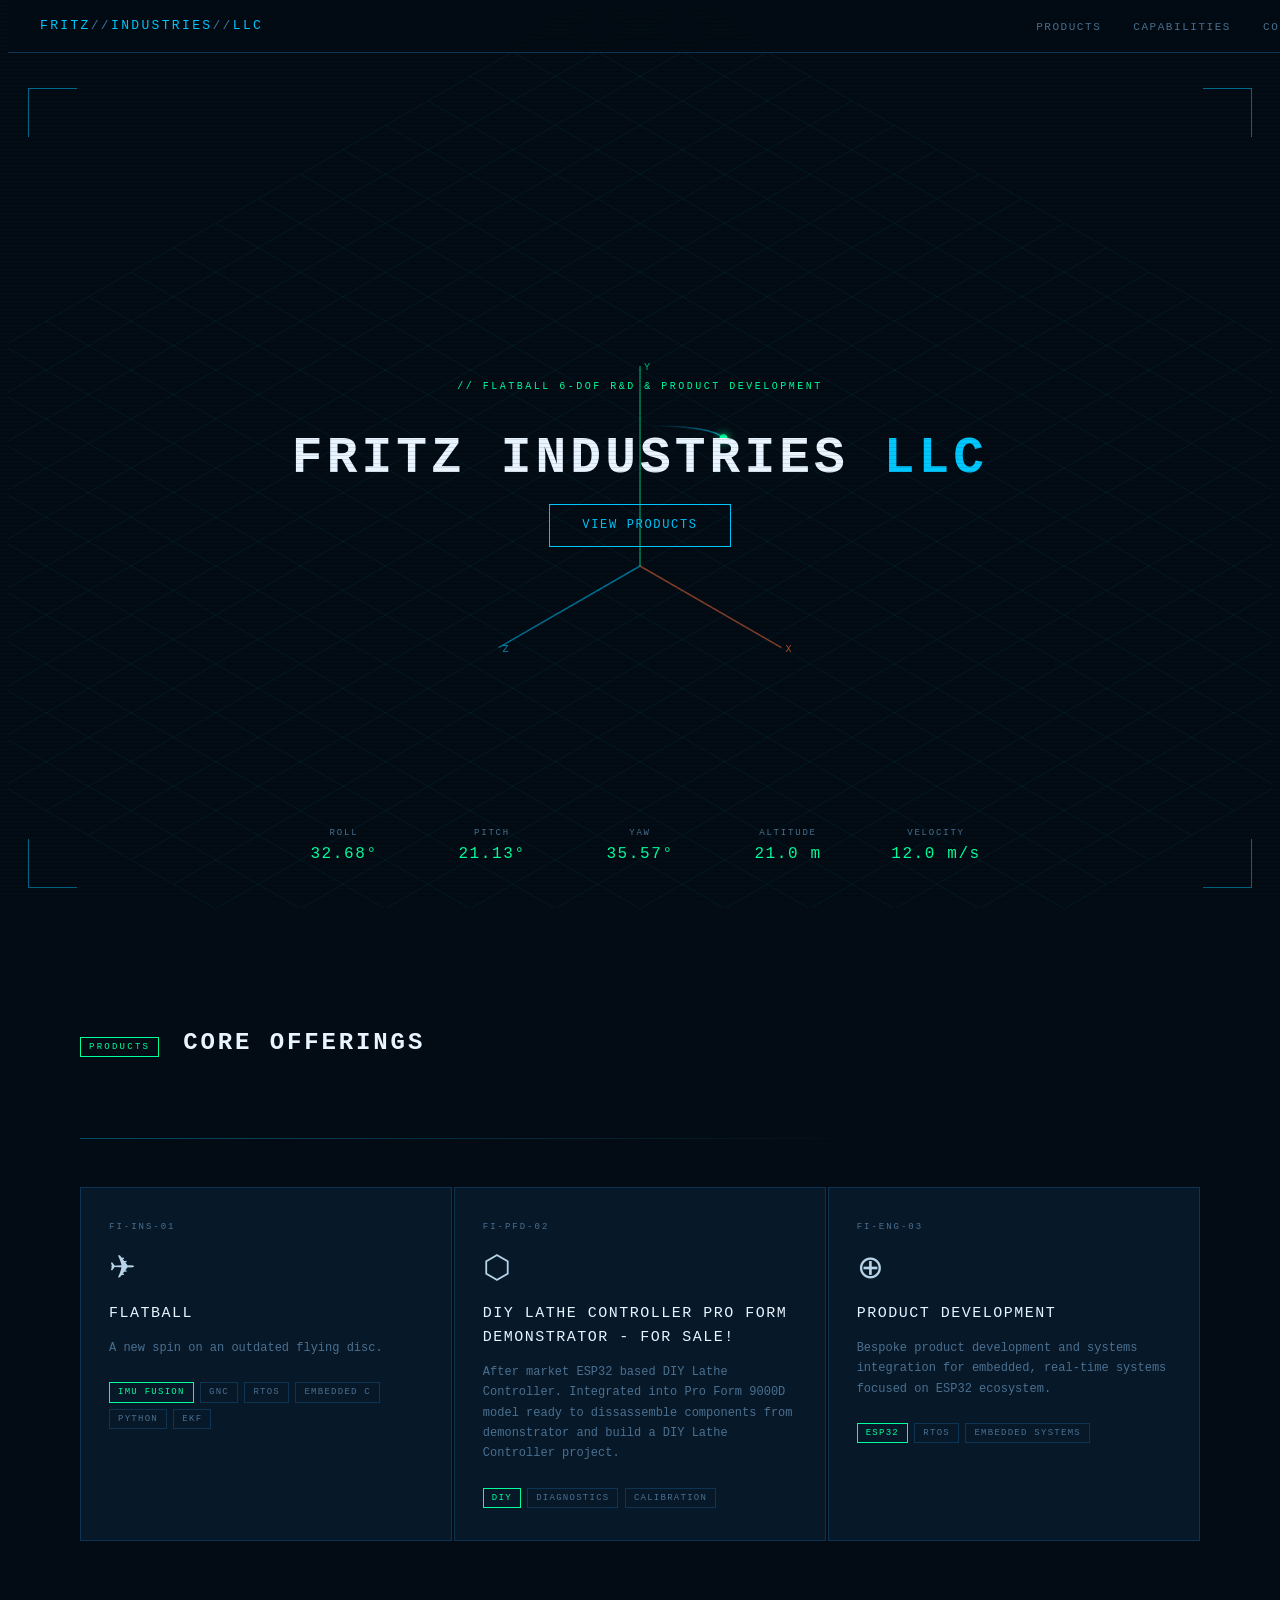
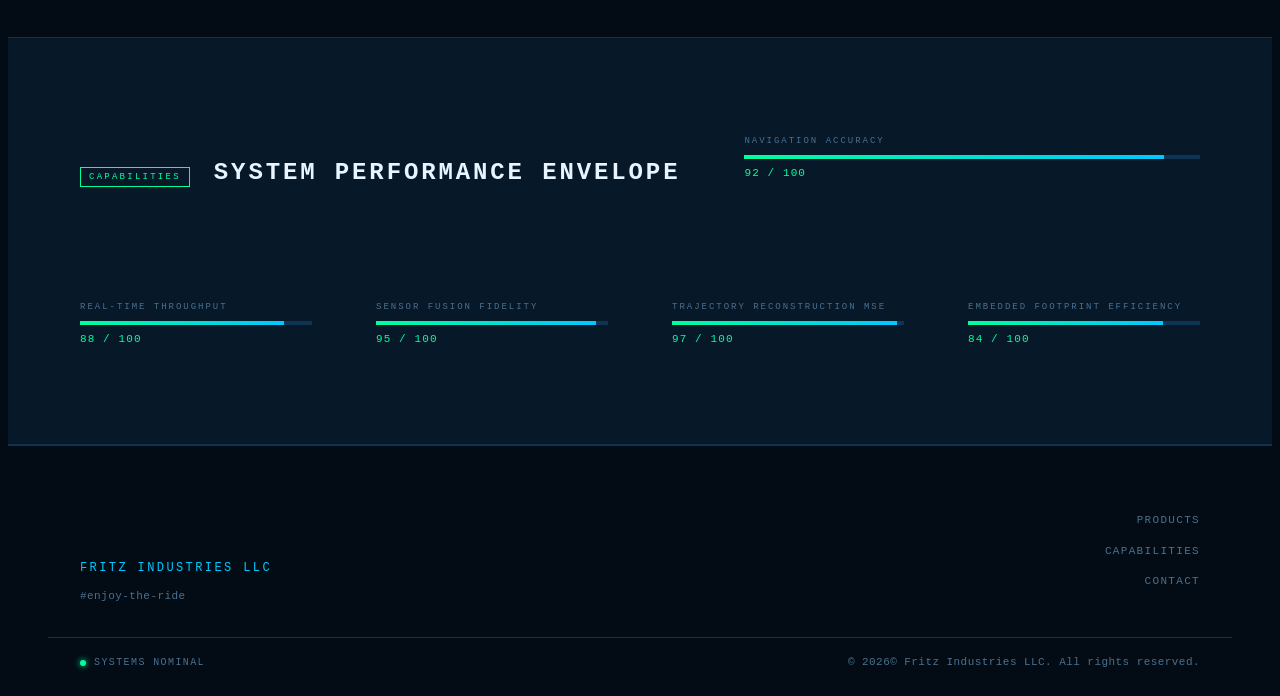
<file: index.html>
<!DOCTYPE html>
<html lang="en">
<head>
  <meta charset="UTF-8" />
  <meta name="viewport" content="width=device-width, initial-scale=1.0" />
  <title>Fritz Industries LLC</title>
  <link rel="stylesheet" href="/css/style.css" />
</head>
<body>

  <!-- ── Navigation ─────────────────────────────────────────────── -->
  <nav>
    <div class="nav-brand">Fritz<span>//</span>Industries<span>//</span>LLC</div>
    <ul class="nav-links">
      <li><a href="#products">Products</a></li>
      <li><a href="#capabilities">Capabilities</a></li>
      <li><a href="mailto:contact@fritzindustries.com">Contact</a></li>
    </ul>
  </nav>

  <!-- ── Hero ───────────────────────────────────────────────────── -->
  <div id="hero">
    <canvas id="flight-canvas"></canvas>

    <div class="bracket bracket-tl"></div>
    <div class="bracket bracket-tr"></div>
    <div class="bracket bracket-bl"></div>
    <div class="bracket bracket-br"></div>

    <div class="hero-content">
      <p class="hero-tag">// Flatball 6-DOF R&amp;D &amp; Product Development</p>
      <h1 class="hero-title">Fritz&nbsp;Industries&nbsp;<em>LLC</em></h1>
      <a href="#products" class="hero-cta">View Products</a>
    </div>

    <div class="hud-strip">
      <div class="hud-item">
        <div class="hud-label">Roll</div>
        <div class="hud-value" id="hud-roll">0.00°</div>
      </div>
      <div class="hud-item">
        <div class="hud-label">Pitch</div>
        <div class="hud-value" id="hud-pitch">0.00°</div>
      </div>
      <div class="hud-item">
        <div class="hud-label">Yaw</div>
        <div class="hud-value" id="hud-yaw">0.00°</div>
      </div>
      <div class="hud-item">
        <div class="hud-label">Altitude</div>
        <div class="hud-value" id="hud-alt">0 m</div>
      </div>
      <div class="hud-item">
        <div class="hud-label">Velocity</div>
        <div class="hud-value" id="hud-vel">0 m/s</div>
      </div>
    </div>
  </div>

  <!-- ── Products ───────────────────────────────────────────────── -->
  <div id="products">
    <section>
      <div class="section-header">
        <span class="section-tag">Products</span>
        <h2 class="section-title">Core Offerings</h2>
      </div>
      <div class="divider"></div>

      <div class="products-grid">

        <div class="product-card">
          <div class="product-id">FI-INS-01</div>
          <span class="product-icon">✈</span>
          <div class="product-name">
		  <a 
			href="https://fritz-industries-llc.github.io/products/flatball/index.html" 
			style="text-decoration: none; color: inherit;"
		  >
		  FLATBALL
		  </a>
		  </div>
          <p class="product-desc">
			A new spin on an outdated flying disc.
          </p>
          <div class="product-tags">
            <span class="tag tag-accent">IMU Fusion</span>
            <span class="tag">GNC</span>
            <span class="tag">RTOS</span>
            <span class="tag">Embedded C</span>
            <span class="tag">Python</span>
            <span class="tag">EKF</span>
          </div>
        </div>

        <div class="product-card">
          <div class="product-id">FI-PFD-02</div>
          <span class="product-icon">⬡</span>
          <div class="product-name">DIY Lathe Controller
		  <a 
			href="https://fritz-industries-llc.github.io/products/diy-lathe-controller/index.html" 
			style="text-decoration: none; color: inherit;"
		  >
		  Pro Form Demonstrator - for sale!
		  </a>
		  </div>
          <p class="product-desc">
			After market ESP32 based DIY Lathe Controller.
			Integrated into Pro Form 9000D model ready to dissassemble components from demonstrator and build a DIY Lathe Controller project.
          </p>
          <div class="product-tags">
            <span class="tag tag-accent">DIY</span>
            <span class="tag">Diagnostics</span>
            <span class="tag">Calibration</span>
          </div>
        </div>

        <div class="product-card">
          <div class="product-id">FI-ENG-03</div>
          <span class="product-icon">⊕</span>
          <div class="product-name">Product Development</div>
          <p class="product-desc">
            Bespoke product development and systems integration for embedded, real-time systems focused on ESP32 ecosystem.
          </p>
          <div class="product-tags">
            <span class="tag tag-accent">ESP32</span>
            <span class="tag">RTOS</span>
            <span class="tag">Embedded Systems</span>
          </div>
        </div>

      </div>
    </section>
  </div>

  <!-- ── Capabilities ────────────────────────────────────────────── -->
  <div id="capabilities">
    <section>
      <div class="section-header">
        <span class="section-tag">Capabilities</span>
        <h2 class="section-title">System Performance Envelope</h2>
      </div>

      <div class="capability">
        <div class="cap-label">Navigation Accuracy</div>
        <div class="cap-bar-wrap"><div class="cap-bar" data-width="92" style="width:0"></div></div>
        <div class="cap-value">92 / 100</div>
      </div>

      <div class="capability">
        <div class="cap-label">Real-Time Throughput</div>
        <div class="cap-bar-wrap"><div class="cap-bar" data-width="88" style="width:0"></div></div>
        <div class="cap-value">88 / 100</div>
      </div>

      <div class="capability">
        <div class="cap-label">Sensor Fusion Fidelity</div>
        <div class="cap-bar-wrap"><div class="cap-bar" data-width="95" style="width:0"></div></div>
        <div class="cap-value">95 / 100</div>
      </div>

      <div class="capability">
        <div class="cap-label">Trajectory Reconstruction MSE</div>
        <div class="cap-bar-wrap"><div class="cap-bar" data-width="97" style="width:0"></div></div>
        <div class="cap-value">97 / 100</div>
      </div>

      <div class="capability">
        <div class="cap-label">Embedded Footprint Efficiency</div>
        <div class="cap-bar-wrap"><div class="cap-bar" data-width="84" style="width:0"></div></div>
        <div class="cap-value">84 / 100</div>
      </div>
    </section>
  </div>

  <!-- ── Footer ─────────────────────────────────────────────────── -->
  <footer>
    <div class="footer-inner">
      <div>
        <div class="footer-brand">Fritz Industries LLC</div>
        <div class="footer-copy">
          #enjoy-the-ride
        </div>
      </div>
      <ul class="footer-links">
        <li><a href="#products">Products</a></li>
        <li><a href="#capabilities">Capabilities</a></li>
        <li><a href="mailto:contact@fritzindustries.com">Contact</a></li>
      </ul>
    </div>
    <div class="footer-bottom">
      <div class="footer-status">
        <span class="status-dot"></span>
        Systems nominal
      </div>
      <div class="footer-copy">
        &copy; <span id="yr"></span>© Fritz Industries LLC. All rights reserved.
      </div>
    </div>
  </footer>

  <!-- ── Scripts ─────────────────────────────────────────────────── -->
  <script>
    /* ── Year ─────────────────────────────────────────────────── */
    document.getElementById('yr').textContent = new Date().getFullYear();

    /* ── Capability bars (Intersection Observer) ──────────────── */
    const bars = document.querySelectorAll('.cap-bar');
    const barObserver = new IntersectionObserver((entries) => {
      entries.forEach(e => {
        if (e.isIntersecting) {
          const w = e.target.dataset.width;
          e.target.style.width = w + '%';
          barObserver.unobserve(e.target);
        }
      });
    }, { threshold: 0.2 });
    bars.forEach(b => barObserver.observe(b));

    /* ── 6-DOF Flight Path Canvas ─────────────────────────────── */
    (function () {
      const canvas = document.getElementById('flight-canvas');
      const ctx    = canvas.getContext('2d');

      // Simulation state
      const sim = {
        t: 0,
        roll: 0, pitch: 0, yaw: 0,
        x: 0, y: 0, z: 0,
        vx: 0, vy: 0, vz: 0,
      };

      // Stored path in screen-space
      const pathPts = [];
      const MAX_PTS = 600;

      function resize() {
        canvas.width  = canvas.offsetWidth;
        canvas.height = canvas.offsetHeight;
      }
      window.addEventListener('resize', resize);
      resize();

      // Project a 3-D point (x, y, z) — simple isometric-ish projection
      function project(x, y, z, cx, cy, scale) {
        const ix = cx + (x - z) * 0.707 * scale;
        const iy = cy + (x + z) * 0.408 * scale - y * scale;
        return [ix, iy];
      }

      // Draw a dim grid on the "floor" (y = 0 plane)
      function drawGrid(cx, cy, scale) {
        ctx.strokeStyle = 'rgba(0,200,255,0.07)';
        ctx.lineWidth = 1;
        const N = 12, S = 6;
        for (let i = -N; i <= N; i++) {
          const [ax, ay] = project(i * S, 0, -N * S, cx, cy, scale);
          const [bx, by] = project(i * S, 0,  N * S, cx, cy, scale);
          ctx.beginPath();
          ctx.moveTo(ax, ay);
          ctx.lineTo(bx, by);
          ctx.stroke();

          const [cx2, cy2] = project(-N * S, 0, i * S, cx, cy, scale);
          const [dx2, dy2] = project( N * S, 0, i * S, cx, cy, scale);
          ctx.beginPath();
          ctx.moveTo(cx2, cy2);
          ctx.lineTo(dx2, dy2);
          ctx.stroke();
        }
      }

      // Draw axes
      function drawAxes(cx, cy, scale) {
        const O = project(0, 0, 0, cx, cy, scale);
        const axes = [
          { end: project(20, 0, 0, cx, cy, scale), color: '#ff6b35', label: 'X' },
          { end: project(0, 20, 0, cx, cy, scale), color: '#00ff9d', label: 'Y' },
          { end: project(0, 0, 20, cx, cy, scale), color: '#00c8ff', label: 'Z' },
        ];
        axes.forEach(a => {
          ctx.strokeStyle = a.color;
          ctx.lineWidth = 1.5;
          ctx.globalAlpha = 0.5;
          ctx.beginPath();
          ctx.moveTo(O[0], O[1]);
          ctx.lineTo(a.end[0], a.end[1]);
          ctx.stroke();
          ctx.globalAlpha = 0.7;
          ctx.fillStyle = a.color;
          ctx.font = '10px Courier New';
          ctx.fillText(a.label, a.end[0] + 4, a.end[1] + 4);
        });
        ctx.globalAlpha = 1;
      }

      // Simulate 6-DOF motion (smooth Lissajous-inspired trajectory)
      function stepSim(dt) {
        sim.t += dt;
        const t = sim.t;

        // Angular rates (simple sinusoidal)
        sim.roll  += (Math.sin(t * 0.4) * 35 + Math.cos(t * 0.7) * 15) * dt;
        sim.pitch += (Math.sin(t * 0.3) * 25 + Math.cos(t * 0.5) * 10) * dt;
        sim.yaw   += (Math.cos(t * 0.25) * 20 + Math.sin(t * 0.6) * 12) * dt;

        // Body-frame velocity → world-frame (simplified)
        const cr = Math.cos(sim.roll  * Math.PI / 180);
        const sr = Math.sin(sim.roll  * Math.PI / 180);
        const cp = Math.cos(sim.pitch * Math.PI / 180);
        const sp = Math.sin(sim.pitch * Math.PI / 180);
        const cy = Math.cos(sim.yaw   * Math.PI / 180);
        const sy = Math.sin(sim.yaw   * Math.PI / 180);

        const spd = 12;
        sim.vx = spd * (cp * cy);
        sim.vy = spd * (sr * sp * cy - cr * sy);
        sim.vz = spd * (cr * sp * cy + sr * sy);

        sim.x += sim.vx * dt;
        sim.y += sim.vy * dt;
        sim.z += sim.vz * dt;

        // Altitude oscillation
        sim.y = Math.sin(t * 0.18) * 28 + Math.cos(t * 0.11) * 14;
      }

      let last = 0;
      function frame(ts) {
        const dt = Math.min((ts - last) / 1000, 0.05);
        last = ts;

        const W = canvas.width, H = canvas.height;
        ctx.clearRect(0, 0, W, H);

        const cx    = W * 0.5;
        const cy    = H * 0.62;
        const scale = Math.min(W, H) / 90;

        drawGrid(cx, cy, scale);
        drawAxes(cx, cy, scale);

        stepSim(dt);

        // Record projected point
        const [px, py] = project(sim.x % 60, sim.y, sim.z % 60, cx, cy, scale);
        pathPts.push([px, py]);
        if (pathPts.length > MAX_PTS) pathPts.shift();

        // Draw path
        if (pathPts.length > 2) {
          ctx.lineWidth = 1.5;
          for (let i = 1; i < pathPts.length; i++) {
            const alpha = (i / pathPts.length) * 0.85;
            ctx.strokeStyle = `rgba(0, 200, 255, ${alpha})`;
            ctx.beginPath();
            ctx.moveTo(pathPts[i - 1][0], pathPts[i - 1][1]);
            ctx.lineTo(pathPts[i][0],     pathPts[i][1]);
            ctx.stroke();
          }
          // Current position dot
          const last2 = pathPts[pathPts.length - 1];
          ctx.fillStyle = '#00ff9d';
          ctx.shadowColor = '#00ff9d';
          ctx.shadowBlur = 10;
          ctx.beginPath();
          ctx.arc(last2[0], last2[1], 4, 0, Math.PI * 2);
          ctx.fill();
          ctx.shadowBlur = 0;
        }

        // Update HUD readouts
        document.getElementById('hud-roll').textContent  = (sim.roll % 360).toFixed(2) + '°';
        document.getElementById('hud-pitch').textContent = (sim.pitch % 360).toFixed(2) + '°';
        document.getElementById('hud-yaw').textContent   = (sim.yaw % 360).toFixed(2) + '°';
        document.getElementById('hud-alt').textContent   = sim.y.toFixed(1) + ' m';
        const vel = Math.sqrt(sim.vx*sim.vx + sim.vy*sim.vy + sim.vz*sim.vz);
        document.getElementById('hud-vel').textContent   = vel.toFixed(1) + ' m/s';

        requestAnimationFrame(frame);
      }

      requestAnimationFrame(frame);
    })();
  </script>

</body>
</html>
</file>
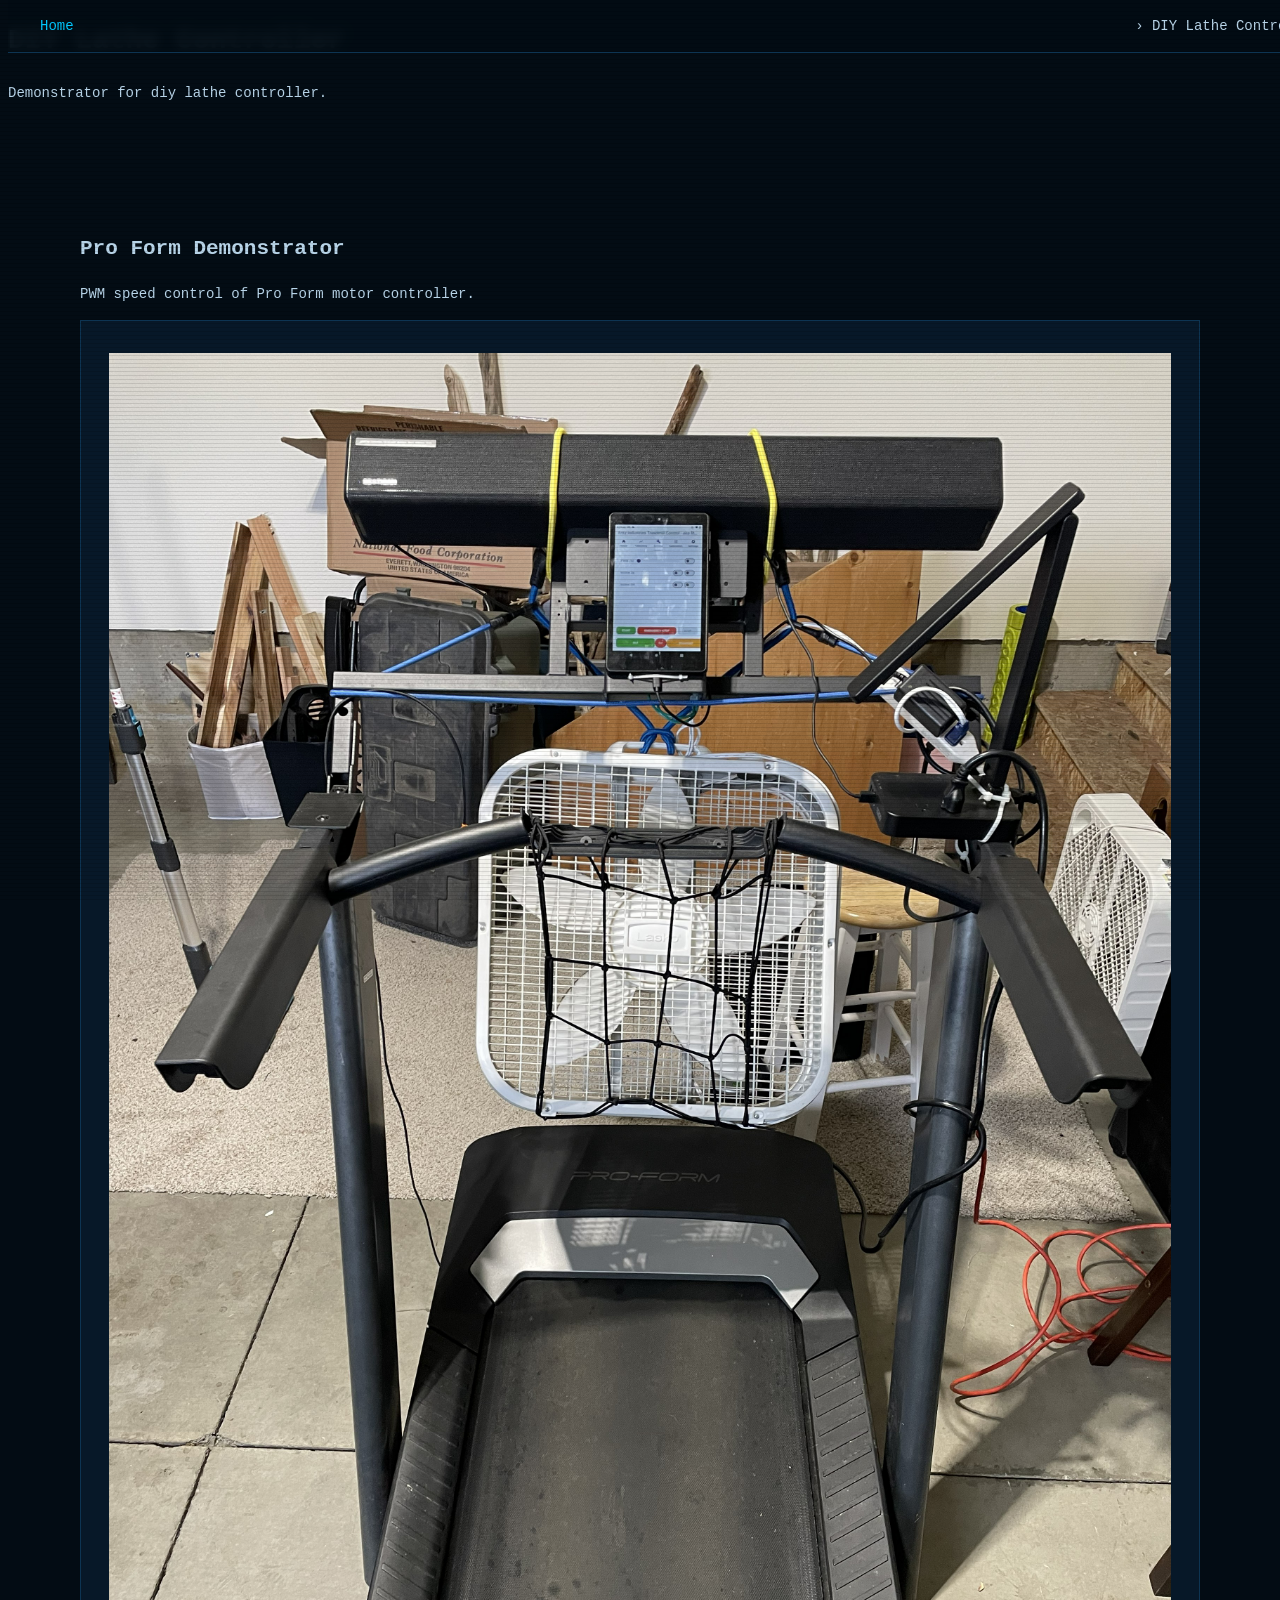
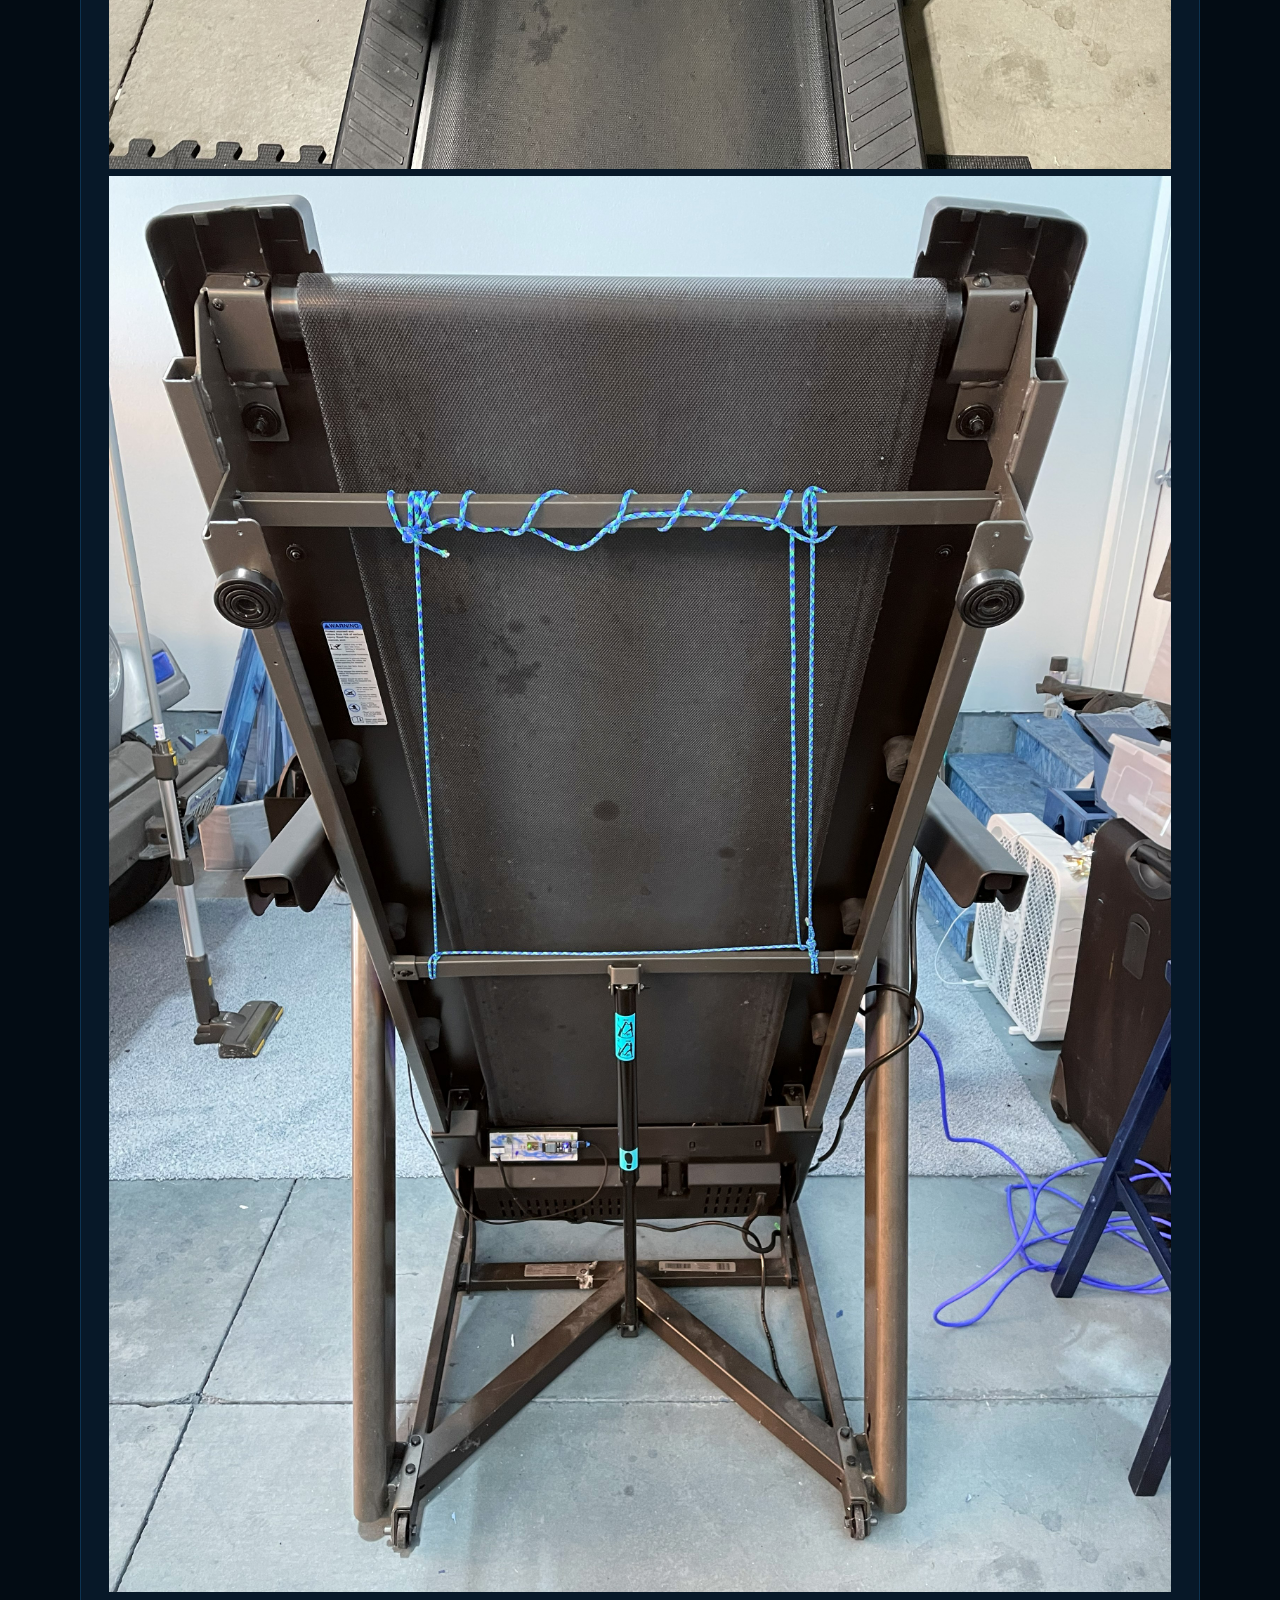
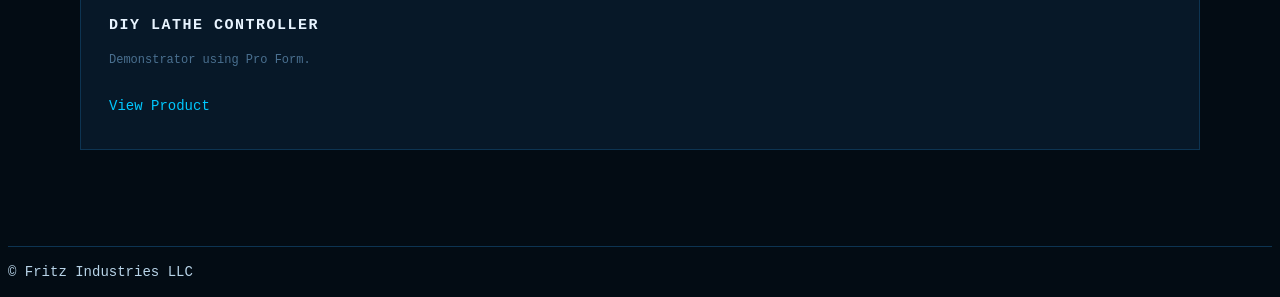
<file: products/diy-lathe-controller/index.html>
<!DOCTYPE html>
<html lang="en">
<head>
  <meta charset="UTF-8" />
  <meta name="viewport" content="width=device-width, initial-scale=1.0" />
  <title>DIY Lathe Controller</title>
  <link rel="stylesheet" href="/css/style.css" />
</head>

<body>

  <header class="header">
    <h1 class="page-title">DIY Lathe Controller</h1>
    <p class="page-subtitle">Demonstrator for diy lathe controller.</p>
  </header>

  <nav class="breadcrumb">
    <a href="/">Home</a> › DIY Lathe Controller
  </nav>

  <main class="product-family">

    <section class="family-section">
      <h2>Pro Form Demonstrator</h2>
      <p class="section-desc">
        PWM speed control of Pro Form motor controller.
      </p>

      <div class="product-grid">

        <!-- Pro Form Demonstrator -->
        <article class="product-card">
		  <img
			  src="/products/diy-lathe-controller/media/fi-ut-20260508-001.jpg"
			  alt="Pro Form Pro 9000 Demonstrator"
			  class="product-image"
			  style="max-width: 100%; height: auto;"
		  />
		  <img
			  src="/products/diy-lathe-controller/media/fi-ut-20260508-001-bottom.jpg"
			  alt="Pro Form Pro 9000 Demonstrator"
			  class="product-image"
			  style="max-width: 100%; height: auto;"
		  />
          <h3 class="product-name">DIY Lathe Controller</h3>
          <p class="product-desc">
            Demonstrator using Pro Form.
          </p>
          <a href="/products/diy-lathe-controller/fi-pro-form-demonstrator.html" class="btn btn-primary">View Product</a>
        </article>

      </div>
    </section>

  </main>

  <footer class="footer">
    <p>© Fritz Industries LLC</p>
  </footer>

</body>
</html>
</file>
<file: css/style.css>
<style>
    /* ─── Reset & Base ─────────────────────────────────────────── */
    *, *::before, *::after { box-sizing: border-box; margin: 0; padding: 0; }

    :root {
      --bg:        #030c14;
      --surface:   #071828;
      --border:    #0d3452;
      --accent:    #00c8ff;
      --accent2:   #00ff9d;
      --warn:      #ff6b35;
      --text:      #b8d4e8;
      --text-dim:  #4a7090;
      --mono:      "Courier New", Courier, monospace;
    }

    html { scroll-behavior: smooth; }

    body {
      background: var(--bg);
      color: var(--text);
      font-family: var(--mono);
      font-size: 14px;
      line-height: 1.6;
      overflow-x: hidden;
    }

    a { color: var(--accent); text-decoration: none; }
    a:hover { color: var(--accent2); }

    /* ─── Scanline overlay ──────────────────────────────────────── */
    body::after {
      content: "";
      position: fixed;
      inset: 0;
      background: repeating-linear-gradient(
        to bottom,
        transparent 0px,
        transparent 3px,
        rgba(0,0,0,0.10) 3px,
        rgba(0,0,0,0.10) 4px
      );
      pointer-events: none;
      z-index: 9999;
    }

    /* ─── Navigation ────────────────────────────────────────────── */
    nav {
      position: fixed;
      top: 0;
      width: 100%;
      background: rgba(3, 12, 20, 0.92);
      border-bottom: 1px solid var(--border);
      backdrop-filter: blur(6px);
      z-index: 100;
      padding: 0 2rem;
      display: flex;
      align-items: center;
      justify-content: space-between;
      height: 52px;
    }

    .nav-brand {
      font-size: 13px;
      letter-spacing: 0.18em;
      text-transform: uppercase;
      color: var(--accent);
      white-space: nowrap;
    }
    .nav-brand span { color: var(--text-dim); }

    .nav-links { display: flex; gap: 2rem; list-style: none; }
    .nav-links a {
      font-size: 11px;
      letter-spacing: 0.14em;
      text-transform: uppercase;
      color: var(--text-dim);
      transition: color 0.2s;
    }
    .nav-links a:hover { color: var(--accent); }

    /* ─── Hero ──────────────────────────────────────────────────── */
    #hero {
      position: relative;
      min-height: 100vh;
      display: flex;
      flex-direction: column;
      align-items: center;
      justify-content: center;
      overflow: hidden;
    }

    #flight-canvas {
      position: absolute;
      inset: 0;
      width: 100%;
      height: 100%;
    }

    .hero-content {
      position: relative;
      z-index: 2;
      text-align: center;
      padding: 0 1.5rem;
      max-width: 800px;
    }

    .hero-tag {
      font-size: 10px;
      letter-spacing: 0.25em;
      text-transform: uppercase;
      color: var(--accent2);
      margin-bottom: 1.2rem;
    }

    .hero-title {
      font-size: clamp(1.8rem, 5vw, 3.2rem);
      letter-spacing: 0.08em;
      text-transform: uppercase;
      color: #e8f4ff;
      line-height: 1.15;
      margin-bottom: 1rem;
    }

    .hero-title em {
      font-style: normal;
      color: var(--accent);
    }

    .hero-sub {
      font-size: 13px;
      color: var(--text-dim);
      max-width: 520px;
      margin: 0 auto 2.5rem;
      letter-spacing: 0.04em;
    }

    .hero-cta {
      display: inline-block;
      border: 1px solid var(--accent);
      color: var(--accent);
      padding: 0.7rem 2rem;
      letter-spacing: 0.14em;
      text-transform: uppercase;
      font-size: 12px;
      transition: background 0.2s, color 0.2s;
    }
    .hero-cta:hover {
      background: var(--accent);
      color: var(--bg);
    }

    /* HUD readouts */
    .hud-strip {
      position: absolute;
      bottom: 2.5rem;
      left: 0;
      right: 0;
      display: flex;
      justify-content: center;
      gap: 3rem;
      z-index: 2;
      flex-wrap: wrap;
      padding: 0 1rem;
    }

    .hud-item {
      text-align: center;
      min-width: 100px;
    }

    .hud-label {
      font-size: 9px;
      letter-spacing: 0.2em;
      text-transform: uppercase;
      color: var(--text-dim);
      margin-bottom: 2px;
    }

    .hud-value {
      font-size: 16px;
      letter-spacing: 0.1em;
      color: var(--accent2);
    }

    /* top-left / top-right corner brackets */
    .bracket {
      position: absolute;
      width: 48px;
      height: 48px;
      z-index: 2;
      opacity: 0.5;
    }
    .bracket-tl { top: 80px; left: 20px; border-top: 1px solid var(--accent); border-left: 1px solid var(--accent); }
    .bracket-tr { top: 80px; right: 20px; border-top: 1px solid var(--accent); border-right: 1px solid var(--accent); }
    .bracket-bl { bottom: 20px; left: 20px; border-bottom: 1px solid var(--accent); border-left: 1px solid var(--accent); }
    .bracket-br { bottom: 20px; right: 20px; border-bottom: 1px solid var(--accent); border-right: 1px solid var(--accent); }

    /* ─── Section Scaffold ──────────────────────────────────────── */
    section { padding: 6rem 2rem; max-width: 1120px; margin: 0 auto; }

    .section-header {
      margin-bottom: 3.5rem;
      display: flex;
      align-items: baseline;
      gap: 1.5rem;
    }

    .section-tag {
      font-size: 9px;
      letter-spacing: 0.25em;
      text-transform: uppercase;
      color: var(--accent2);
      border: 1px solid var(--accent2);
      padding: 2px 8px;
      white-space: nowrap;
    }

    .section-title {
      font-size: clamp(1.1rem, 2.5vw, 1.5rem);
      letter-spacing: 0.12em;
      text-transform: uppercase;
      color: #e8f4ff;
    }

    .divider {
      width: 100%;
      height: 1px;
      background: linear-gradient(to right, var(--accent) 0%, transparent 70%);
      margin-bottom: 3rem;
      opacity: 0.35;
    }

    /* ─── Products ──────────────────────────────────────────────── */
    #products { background: transparent; }

    .products-grid {
      display: grid;
      grid-template-columns: repeat(auto-fill, minmax(300px, 1fr));
      gap: 1.5px;
    }

    .product-card {
      background: var(--surface);
      border: 1px solid var(--border);
      padding: 2rem 1.75rem;
      position: relative;
      transition: border-color 0.25s, transform 0.2s;
      overflow: hidden;
    }

    .product-card::before {
      content: "";
      position: absolute;
      top: 0; left: 0; right: 0;
      height: 2px;
      background: linear-gradient(to right, var(--accent), transparent);
      opacity: 0;
      transition: opacity 0.25s;
    }

    .product-card:hover {
      border-color: var(--accent);
      transform: translateY(-3px);
    }
    .product-card:hover::before { opacity: 1; }

    .product-id {
      font-size: 9px;
      letter-spacing: 0.22em;
      text-transform: uppercase;
      color: var(--text-dim);
      margin-bottom: 1.2rem;
    }

    .product-icon {
      font-size: 2rem;
      margin-bottom: 1rem;
      display: block;
      line-height: 1;
    }

    .product-name {
      font-size: 15px;
      letter-spacing: 0.1em;
      text-transform: uppercase;
      color: #e8f4ff;
      margin-bottom: 0.75rem;
    }

    .product-desc {
      font-size: 12px;
      color: var(--text-dim);
      line-height: 1.7;
      margin-bottom: 1.5rem;
    }

    .product-tags {
      display: flex;
      flex-wrap: wrap;
      gap: 0.4rem;
    }

    .tag {
      font-size: 9px;
      letter-spacing: 0.14em;
      text-transform: uppercase;
      border: 1px solid var(--border);
      color: var(--text-dim);
      padding: 2px 8px;
    }

    .tag-accent { border-color: var(--accent2); color: var(--accent2); }

    /* ─── Capabilities Bar ──────────────────────────────────────── */
    #capabilities {
      border-top: 1px solid var(--border);
      border-bottom: 1px solid var(--border);
      background: var(--surface);
    }

    #capabilities section {
      display: flex;
      flex-wrap: wrap;
      gap: 2rem 4rem;
      align-items: flex-start;
    }

    .capability {
      flex: 1 1 220px;
    }

    .cap-label {
      font-size: 9px;
      letter-spacing: 0.22em;
      text-transform: uppercase;
      color: var(--text-dim);
      margin-bottom: 6px;
    }

    .cap-bar-wrap {
      height: 4px;
      background: var(--border);
      margin-bottom: 6px;
      position: relative;
    }

    .cap-bar {
      height: 100%;
      background: linear-gradient(to right, var(--accent2), var(--accent));
      transition: width 1.5s ease;
    }

    .cap-value {
      font-size: 11px;
      color: var(--accent2);
      letter-spacing: 0.1em;
    }

    /* ─── Footer ────────────────────────────────────────────────── */
    footer {
      border-top: 1px solid var(--border);
      background: var(--bg);
    }

    .footer-inner {
      max-width: 1120px;
      margin: 0 auto;
      padding: 3rem 2rem 2rem;
      display: grid;
      grid-template-columns: 1fr auto;
      gap: 2rem;
      align-items: end;
    }

    .footer-brand {
      font-size: 12px;
      letter-spacing: 0.2em;
      text-transform: uppercase;
      color: var(--accent);
      margin-bottom: 0.6rem;
    }

    .footer-copy {
      font-size: 11px;
      color: var(--text-dim);
      letter-spacing: 0.04em;
    }

    .footer-links {
      list-style: none;
      display: flex;
      flex-direction: column;
      align-items: flex-end;
      gap: 0.5rem;
    }

    .footer-links a {
      font-size: 11px;
      letter-spacing: 0.12em;
      text-transform: uppercase;
      color: var(--text-dim);
      transition: color 0.2s;
    }
    .footer-links a:hover { color: var(--accent); }

    .footer-bottom {
      max-width: 1120px;
      margin: 0 auto;
      padding: 1rem 2rem;
      border-top: 1px solid var(--border);
      display: flex;
      justify-content: space-between;
      align-items: center;
      flex-wrap: wrap;
      gap: 0.5rem;
    }

    .footer-status {
      display: flex;
      align-items: center;
      gap: 0.5rem;
      font-size: 10px;
      letter-spacing: 0.14em;
      text-transform: uppercase;
      color: var(--text-dim);
    }

    .status-dot {
      width: 6px; height: 6px;
      border-radius: 50%;
      background: var(--accent2);
      box-shadow: 0 0 6px var(--accent2);
      animation: pulse 2s infinite;
    }

    @keyframes pulse {
      0%, 100% { opacity: 1; }
      50%       { opacity: 0.3; }
    }

    /* ─── Responsive tweaks ─────────────────────────────────────── */
    @media (max-width: 640px) {
      .nav-links { display: none; }
      .hud-strip { gap: 1.5rem; }
      .footer-inner { grid-template-columns: 1fr; }
      .footer-links { align-items: flex-start; }
    }
  </style>
</file>
